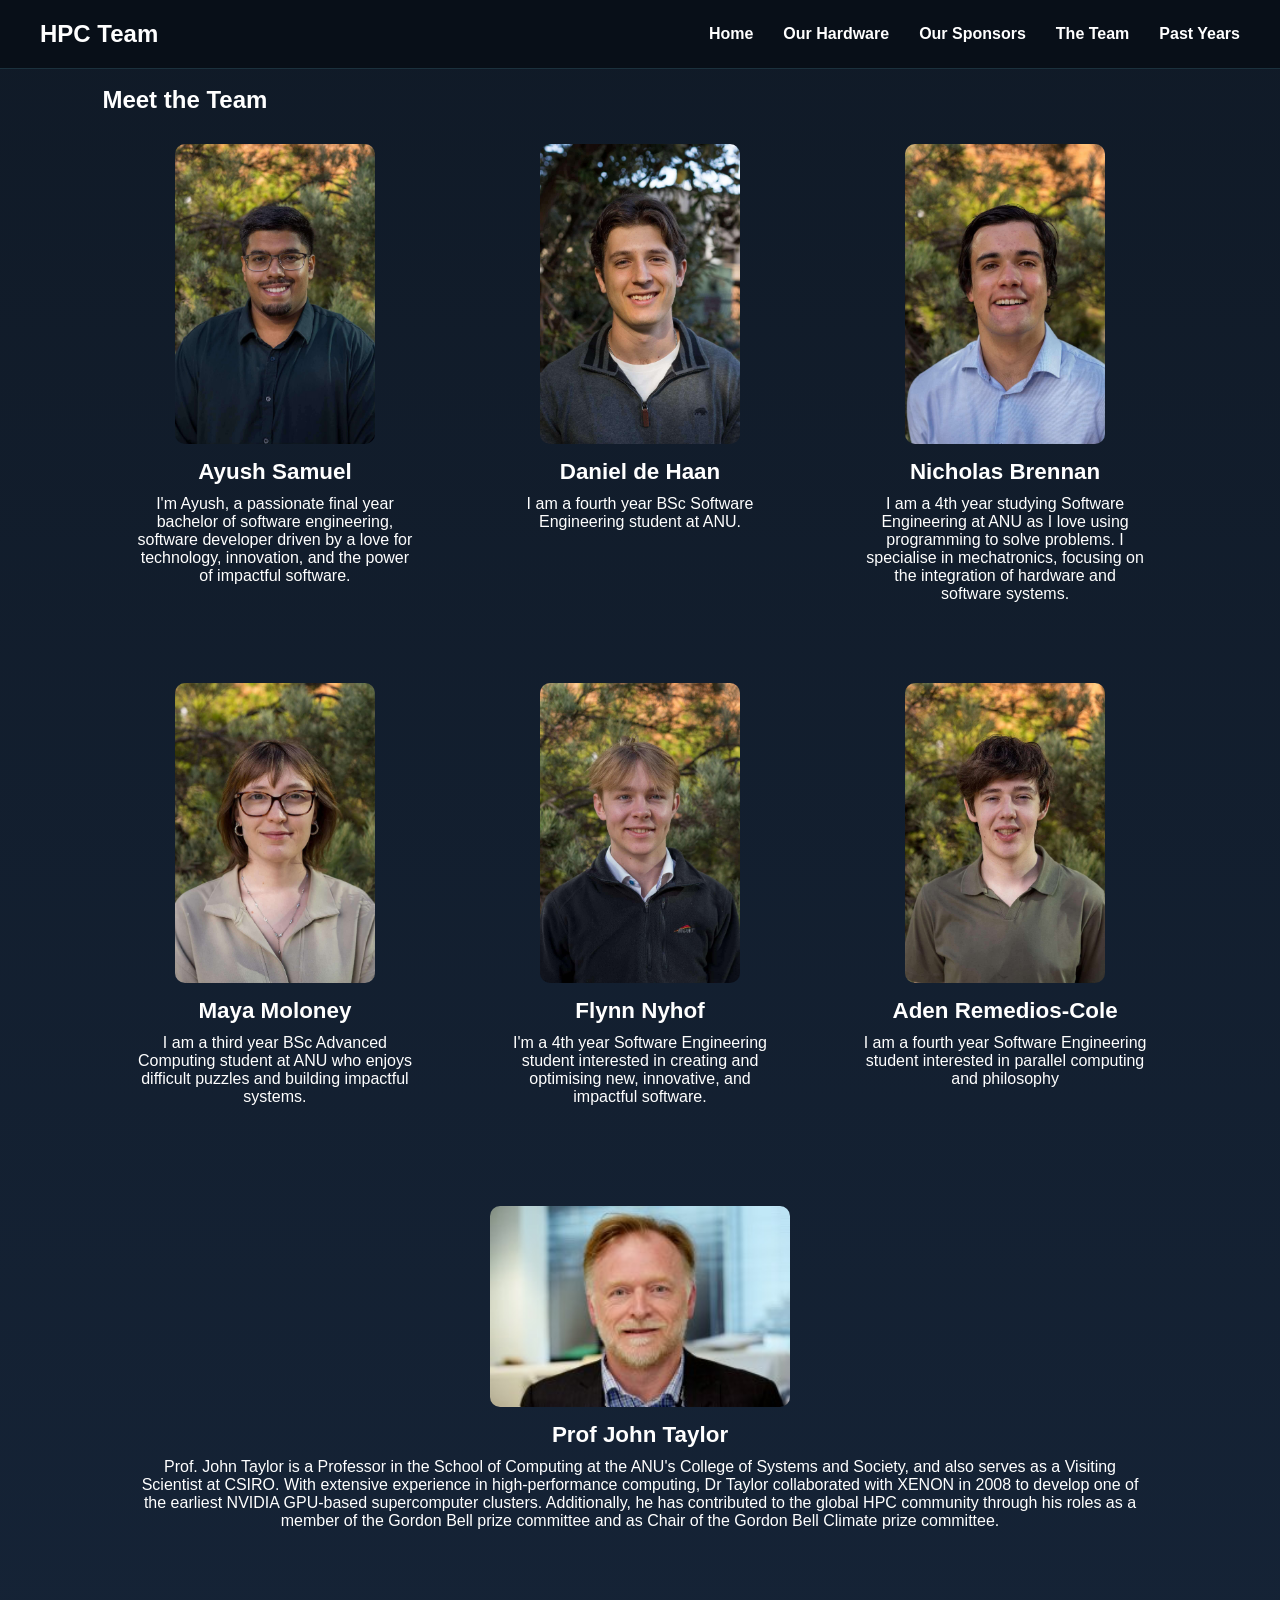
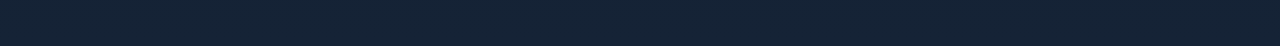
<file: team.html>
<!DOCTYPE html>
<html lang="en">
<head>
    <meta charset="UTF-8">
    <meta name="viewport" content="width=device-width, initial-scale=1.0">
    <title>The Team | HPC Team</title>
    <link rel="stylesheet" href="style.css">
</head>
<body class="team-view">

    <header class="navbar">
        <div class="logo"><a href="index.html">HPC Team</a></div>
        <nav>
            <ul class="nav-links">
                <li><a href="index.html">Home</a></li>
                <li><a href="hardware.html">Our Hardware</a></li>
                <li><a href="sponsors.html">Our Sponsors</a></li>
                <li><a href="team.html">The Team</a></li>

                <!-- Dropdown -->
                <li class="dropdown">
                    <a href="#">Past Years</a>
                    <ul class="dropdown-menu">
                        <li>
                            <a href="https://anuhpc2025.github.io/Main-Website/index.html" target="_blank">
                                2025
                            </a>
                        </li>
                    </ul>
                </li>

            </ul>
        </nav>
    </header>

    <main class="team-page">

        <!-- Team Grid -->
        <section class="team-section">
             <h2>Meet the Team</h2>
             <div class="image-grid">
                <div>
                    <img src="images/ayush.jpg" alt="Ayush Samuel" style="max-width: 200px; height: auto;">
                        <strong>Ayush Samuel</strong>
                        <p>I'm Ayush, a passionate final year bachelor of 
                            software engineering, software developer driven 
                            by a love for technology, innovation, and the 
                            power of impactful software.</p>
                </div>
                <div>
                    <img src="images/daniel.jpg" alt="Daniel de Haan" style="max-width: 200px; height: auto;">
                        <strong>Daniel de Haan</strong>
                        <p>I am a fourth year BSc Software Engineering student at ANU.</p>
                </div>
                <div>
                    <img src="images/neb.jpg" alt="Nicholas Brennan" style="max-width: 200px; height: auto;">
                        <strong>Nicholas Brennan</strong>
                        <p>I am a 4th year studying Software Engineering at 
                            ANU as I love using programming to solve problems. 
                            I specialise in mechatronics, focusing on the integration of 
                            hardware and software systems.</p>
                </div>
                <div>
                    <img src="images/maya.jpg" alt="Maya Moloney" style="max-width: 200px; height: auto;">
                        <strong>Maya Moloney</strong>
                        <p>I am a third year BSc Advanced Computing student at ANU
                            who enjoys difficult puzzles and building impactful 
                            systems.
                        </p>
                </div>
                <div>
                    <img src="images/flynn.jpg" alt="Flynn Nyhof" style="max-width: 200px; height: auto;">
                        <strong>Flynn Nyhof</strong>
                        <p>I'm a 4th year Software Engineering student 
                            interested in creating and optimising new, innovative, and 
                            impactful software.</p>
                </div>
                <div>
                    <img src="images/aden.jpg" alt="Aden Remedios-Cole" style="max-width: 200px; height: auto;">
                        <strong>Aden Remedios-Cole</strong>
                        <p>I am a fourth year Software Engineering student interested in parallel computing and philosophy</p>
                </div>
             </div>
            <table class="prof-grid">
                <tr>
                    <td>
                        <img src="images/john-taylor.png" alt="Prof John Taylor" style="width: 300px; height: auto;">
                        <strong>Prof John Taylor</strong>
                        <p>Prof. John Taylor is a Professor in the School of 
                            Computing at the ANU's College of Systems and Society, and also serves as a 
                            Visiting Scientist at CSIRO. With extensive 
                            experience in high-performance computing, 
                            Dr Taylor collaborated with XENON in 2008 
                            to develop one of the earliest NVIDIA GPU-based 
                            supercomputer clusters. Additionally, he has 
                            contributed to the global HPC community through 
                            his roles as a member of the Gordon Bell prize 
                            committee and as Chair of the Gordon Bell Climate
                             prize committee.</p>
                    </td>
                </tr>
            </table>
        </section>

    </main>

</body>
</html>
</file>
<file: style.css>
* {
    margin: 0;
    padding: 0;
    box-sizing: border-box;
}

html {
    scroll-behavior: smooth;
}

body {
    font-family: Arial, Helvetica, sans-serif;
    color: white;
    background-color: #0b0b0b;
}

.home-page {
    background: #070b12;
}

a {
    text-decoration: none;
}

/* Navbar */
.navbar {
    position: fixed;
    top: 0;
    width: 100%;
    z-index: 1000;
    display: flex;
    justify-content: space-between;
    align-items: center;
    padding: 20px 40px;
    background: rgba(0, 0, 0, 0.45);
    backdrop-filter: blur(6px);
}

.home-page .navbar {
    background: rgba(7, 11, 18, 0.7);
    border-bottom: 1px solid rgba(127, 220, 255, 0.16);
}

.logo {
    font-size: 1.5rem;
    font-weight: bold;
    color: white;
}

.nav-links {
    list-style: none;
    display: flex;
    gap: 30px;
}

.nav-links a {
    color: white;
    font-weight: bold;
    transition: color 0.3s ease;
}

.nav-links a:hover {
    color: #7fdcff;
}

/* Hero section */
.hero {
    position: relative;
    height: 100vh;
    background: url("images/HPC Image.jpg") center center / cover no-repeat;
    display: flex;
    align-items: center;
    justify-content: center;
    text-align: center;
}

.home-page .hero {
    min-height: 100vh;
    height: auto;
    padding: 120px 6% 70px;
}

.image-container {
    display: flex;
    justify-content: center;
    gap: 100px;
}

.overlay {
    position: absolute;
    inset: 0;
    background: rgba(0, 0, 0, 0.35);
}

.home-page .overlay {
    background: linear-gradient(145deg, rgba(2, 7, 15, 0.85), rgba(5, 35, 58, 0.55));
}

.hero-content {
    position: relative;
    z-index: 2;
    max-width: 900px;
    padding: 20px;
}

.home-page .hero-content {
    max-width: 980px;
    padding: 42px 40px;
    border-radius: 18px;
    background: rgba(7, 14, 24, 0.62);
    border: 1px solid rgba(127, 220, 255, 0.24);
    box-shadow: 0 16px 34px rgba(0, 0, 0, 0.32);
}

.hero-content h1 {
    font-size: 4rem;
    margin-bottom: 20px;
    text-transform: uppercase;
    letter-spacing: 2px;
}

.home-page .hero-title {
    font-size: 4rem;
    letter-spacing: 0.05em;
    margin-bottom: 14px;
}

.hero-content p {
    font-size: 1.3rem;
    line-height: 1.6;
    margin-bottom: 30px;
}

.home-page .hero-tagline {
    max-width: 780px;
    margin: 0 auto 14px;
    font-size: 1.18rem;
    line-height: 1.75;
    color: #e7eef7;
}

.home-page .hero-mission-credit {
    font-size: 0.95rem;
    letter-spacing: 0.08em;
    text-transform: uppercase;
    color: #9ec4d8;
    margin-bottom: 26px;
}

.scroll-arrow {
    display: inline-block;
    font-size: 3rem;
    color: white;
    animation: bounce 1.5s infinite;
}

@keyframes bounce {
    0%, 20%, 50%, 80%, 100% {
        transform: translateY(0);
    }
    40% {
        transform: translateY(10px);
    }
    60% {
        transform: translateY(5px);
    }
}

/* Team section */
.team-section {
    padding: 100px 10%;
}

.team-grid {
    width: 100%;
    border-collapse: collapse;
    margin-top: 40px;
    table-layout: fixed;
}

.team-grid td {
    width: 33.33%;
    padding: 30px;
    text-align: center;
    vertical-align: top;
}

.team-grid img {
    width: 200px;
    height: 200px;
    object-fit: cover;
    border-radius: 10px;
    margin-bottom: 15px;
    display: block;
    margin-left: auto;
    margin-right: auto;
}

.team-grid strong {
    display: block;
    font-size: 1.4rem;
    margin-bottom: 10px;
}

.team-grid p {
    font-size: 1rem;
    max-width: 100%;
}
/* Prof Grid */
.prof-grid {
    width: 100%;
    border-collapse: collapse;
    margin-top: 40px;
    table-layout: fixed;
}

.prof-grid td {
    width: 33.33%;
    padding: 30px;
    text-align: center;
    vertical-align: top;
}

.prof-grid img {
    width: 200px;
    height: 200px;
    object-fit: cover;
    border-radius: 10px;
    margin-bottom: 15px;
    display: block;
    margin-left: auto;
    margin-right: auto;
}

.prof-grid strong {
    display: block;
    font-size: 1.4rem;
    margin-bottom: 10px;
}

.prof-grid p {
    font-size: 1rem;
    max-width: 100%;
}

.team-view {
    background: linear-gradient(180deg, #070c13 0%, #111f31 100%);
}

.team-view .navbar {
    background: rgba(7, 12, 20, 0.76);
    border-bottom: 1px solid rgba(127, 220, 255, 0.16);
}

.team-view .team-hero {
    min-height: 58vh;
    padding: 138px 8% 92px;
}

.team-view .team-hero .overlay {
    background: linear-gradient(145deg, rgba(6, 12, 21, 0.86), rgba(7, 40, 67, 0.5));
}

.team-view .team-hero-content {
    max-width: 980px;
    padding: 36px 34px;
    border-radius: 16px;
    border: 1px solid rgba(127, 220, 255, 0.24);
    background: rgba(8, 16, 28, 0.6);
    box-shadow: 0 14px 28px rgba(0, 0, 0, 0.3);
}

.team-view .team-hero-content h1 {
    letter-spacing: 0.04em;
    text-transform: uppercase;
}

.team-view .team-hero-content p {
    color: #e2edf8;
}

.team-view .team-section {
    background: linear-gradient(180deg, #101a27 0%, #152336 100%);
    padding: 86px 8%;
}

.team-view .team-grid {
    max-width: 1040px;
    margin: 0 auto;
    gap: 28px;
}

.team-view .team-card {
    background: linear-gradient(180deg, #162435 0%, #111b2a 100%);
    border: 1px solid rgba(127, 220, 255, 0.2);
    border-radius: 16px;
    box-shadow: 0 14px 28px rgba(0, 0, 0, 0.26);
    padding: 26px 24px;
}

.team-view .team-card:hover {
    transform: translateY(-4px);
    border-color: rgba(127, 220, 255, 0.45);
    box-shadow: 0 18px 32px rgba(0, 0, 0, 0.31);
}

.team-view .team-card img {
    width: 124px;
    height: 124px;
    border-color: rgba(127, 220, 255, 0.9);
    box-shadow: 0 6px 18px rgba(127, 220, 255, 0.16);
}

.team-view .team-card h3 {
    font-size: 1.26rem;
}

.team-view .team-role {
    text-transform: uppercase;
    letter-spacing: 0.05em;
    color: #a8c9dc;
}

.team-view .team-card p {
    color: #d8e6f4;
}

.team-view .team-card.advisor {
    max-width: 1040px;
    margin: 16px auto 0;
    text-align: left;
    padding: 30px;
}

.team-view .team-card.advisor img {
    float: left;
    margin-right: 18px;
    margin-bottom: 10px;
}

.team-view .team-card.advisor::after {
    content: "";
    display: table;
    clear: both;
}

@media (max-width: 900px) {
    .team-view .team-grid {
        grid-template-columns: 1fr;
    }
}

@media (max-width: 768px) {
    .team-view .team-hero {
        padding: 120px 6% 72px;
    }

    .team-view .team-hero-content {
        padding: 28px 22px;
    }

    .team-view .team-section {
        padding: 100px 6% 68px;
    }

    .team-view .team-grid {
        gap: 20px;
    }

    .team-view .team-card {
        padding: 22px 18px;
    }

    .team-view .team-card.advisor {
        padding: 24px 18px;
        text-align: center;
    }

    .team-view .team-card.advisor img {
        float: none;
        margin-right: 0;
        margin-bottom: 12px;
    }
}

.image-grid {
  display: grid;
  grid-template-columns: repeat(3, 1fr);
  gap: 20px;
}

.image-grid strong {
    display: block;
    font-size: 1.4rem;
    margin-bottom: 10px;
}

.image-grid div {
    width: 100%;
    padding: 30px;
    text-align: center;
    vertical-align: top;
}

.image-grid img {
    width: 200px;
    height: 200px;
    object-fit: cover;
    border-radius: 10px;
    margin-bottom: 15px;
    display: block;
    margin-left: auto;
    margin-right: auto;
}

.grid-item p {
  text-align: center;
  margin-top: 8px;
}

@media (max-width: 900px) {
  .image-grid {
    grid-template-columns: repeat(2, 1fr);
  }
}

@media (max-width: 600px) {
  .image-grid {
    grid-template-columns: 1fr;
  }
}

/* Content sections */
.content-section {
    min-height: 100vh;
    padding: 120px 10% 80px;
    background: #333333;
    color: white;
    display: flex;
    flex-direction: column;
    justify-content: center;
}

.home-page .content-section {
    min-height: auto;
    padding: 100px 10% 90px;
}

.content-section.alt {
    background: #000000;
}

.home-page #about.content-section.alt {
    background: linear-gradient(180deg, #070b12 0%, #0f1d2e 100%);
}

.home-page #hardware.content-section {
    background: linear-gradient(180deg, #111a26 0%, #17263a 100%);
}

.home-page #sponsors.content-section.alt {
    background: linear-gradient(180deg, #0a1019 0%, #121e2d 100%);
}

.content-section h2 {
    font-size: 2.8rem;
    margin-bottom: 20px;
    color: white;
    text-align: center;
}

.content-section p {
    font-size: 1.15rem;
    max-width: 900px;
    line-height: 1.8;
    color: white;
    margin: 0 auto 20px;
    text-align: center;
}

/* About section */
.about-content {
    display: flex;
    align-items: center;
    justify-content: space-between;
    gap: 50px;
    flex-wrap: wrap;
}

.home-page .about-content {
    padding: 34px;
    border-radius: 18px;
    border: 1px solid rgba(127, 220, 255, 0.2);
    background: rgba(11, 20, 33, 0.7);
    box-shadow: 0 14px 30px rgba(0, 0, 0, 0.24);
}

.about-text {
    flex: 1;
    min-width: 300px;
}

.about-text h2,
.about-text p {
    text-align: left;
    margin-left: 0;
    margin-right: 0;
}

.about-text a {
    color: #7fdcff;
}

.about-text a:hover {
    color: #a8ebff;
}

.about-image {
    flex: 1;
    text-align: center;
    padding-left: 20px;
    padding-right: 20px;
    box-sizing: border-box;
}

.about-image img {
    width: 100%;
    height: auto;
    border-radius: 12px;
    display: block;
}

.home-page .about-image img {
    border: 1px solid rgba(127, 220, 255, 0.3);
    box-shadow: 0 10px 20px rgba(0, 0, 0, 0.35);
}

/* Hardware cards */
.hardware-grid {
    display: grid;
    grid-template-columns: repeat(3, 1fr);
    gap: 25px;
    margin-top: 40px;
}

.hardware-card {
    background: #1a1a1a;
    border: 1px solid rgba(127, 220, 255, 0.35);
    border-radius: 14px;
    padding: 24px 20px;
    text-align: center;
    box-shadow: 0 6px 18px rgba(0, 0, 0, 0.35);
    transition: transform 0.25s ease, box-shadow 0.25s ease, border-color 0.25s ease;
}

.home-page .hardware-card {
    background: linear-gradient(180deg, #172534 0%, #121c29 100%);
}

.hardware-card:hover {
    transform: translateY(-6px);
    box-shadow: 0 10px 24px rgba(0, 0, 0, 0.45);
    border-color: #7fdcff;
}

.hardware-card h3 {
    font-size: 1.35rem;
    margin-bottom: 12px;
    color: #7fdcff;
}

.hardware-card .hardware-spec {
    font-size: 1rem;
    font-weight: bold;
    color: white;
    margin-bottom: 12px;
}

.hardware-card p {
    font-size: 0.98rem;
    line-height: 1.6;
    margin: 0;
    text-align: center;
}

/* Old cluster box styles kept in case you still use them elsewhere */
.cluster-container {
    display: flex;
    flex-wrap: wrap;
    gap: 20px;
    justify-content: center;
}

.cluster-box {
    border: 2px solid #7fdcff;
    padding: 20px;
    background-color: #1a1a1a;
    border-radius: 10px;
    max-width: 500px;
    box-shadow: 0 4px 8px rgba(0, 0, 0, 0.5);
}

.cluster-box h3 {
    color: #7fdcff;
    margin-bottom: 10px;
}

.cluster-box h4 {
    margin-top: 15px;
    margin-bottom: 10px;
    color: #ffffff;
}

.cluster-box ul {
    margin-left: 20px;
}

.cluster-box li {
    margin-bottom: 5px;
}

/* Responsive */
@media (max-width: 900px) {
    .hardware-grid {
        grid-template-columns: 1fr;
    }
}

@media (max-width: 768px) {
    .navbar {
        flex-direction: column;
        gap: 15px;
        padding: 15px 20px;
    }

    .nav-links {
        gap: 15px;
        flex-wrap: wrap;
        justify-content: center;
    }

    .hero-content h1 {
        font-size: 2.5rem;
    }

    .hero-content p {
        font-size: 1rem;
    }

    .content-section h2 {
        font-size: 2rem;
    }

    .about-content {
        flex-direction: column;
        gap: 20px;
    }

    .about-text h2,
    .about-text p {
        text-align: center;
    }

    .about-image img {
        width: 250px;
    }

    .home-page .hero {
        padding: 120px 5% 65px;
    }

    .home-page .hero-content {
        padding: 30px 22px;
    }

    .home-page .hero-title {
        font-size: 2.4rem;
    }

    .home-page .hero-tagline {
        font-size: 1rem;
    }

    .home-page .content-section {
        padding: 80px 7% 72px;
    }

    .home-page .about-content {
        padding: 22px;
    }
}

.hardware-card ul {
    list-style: none;
    padding: 0;
    margin: 15px 0;
    text-align: left;
}

.hardware-card ul li {
    font-size: 0.95rem;
    margin-bottom: 8px;
    padding-left: 18px;
    position: relative;
}

.hardware-card ul li::before {
    content: "•";
    color: #7fdcff;
    position: absolute;
    left: 0;
}

.hardware-footer {
    margin-top: 15px;
    font-size: 0.9rem;
    color: #aaa;
}

/* Hardware page */
.hardware-page {
    background: #0b0b0b;
}

.hardware-hero {
    position: relative;
    min-height: 55vh;
    background: url("images/HPC Image.jpg") center center / cover no-repeat;
    display: flex;
    align-items: center;
    justify-content: center;
    text-align: center;
    padding: 120px 10% 80px;
}

.hardware-hero-content {
    position: relative;
    z-index: 2;
    max-width: 900px;
}

.hardware-hero-content h1 {
    font-size: 3.5rem;
    margin-bottom: 20px;
}

.hardware-hero-content p {
    font-size: 1.2rem;
    line-height: 1.8;
    max-width: 850px;
    margin: 0 auto;
}

.hardware-detail-section {
    padding: 100px 10%;
    background: #111111;
}

.alt-section {
    background: #1a1a1a;
}

.hardware-detail-card {
    max-width: 1100px;
    margin: 0 auto;
    background: #1f1f1f;
    border: 1px solid rgba(127, 220, 255, 0.25);
    border-radius: 16px;
    padding: 40px;
    box-shadow: 0 8px 24px rgba(0, 0, 0, 0.35);
}

.hardware-detail-text h2 {
    font-size: 2.4rem;
    margin-bottom: 10px;
    color: #7fdcff;
}

.hardware-subtitle {
    font-size: 1.1rem;
    font-weight: bold;
    margin-bottom: 24px;
    color: #ffffff;
}

.hardware-detail-text h3 {
    font-size: 1.3rem;
    margin-top: 28px;
    margin-bottom: 12px;
    color: #7fdcff;
}

.hardware-detail-text p {
    font-size: 1.05rem;
    line-height: 1.8;
    margin-bottom: 16px;
    color: #f2f2f2;
}

.hardware-detail-text ul {
    margin-left: 20px;
    margin-bottom: 10px;
}

.hardware-detail-text li {
    margin-bottom: 10px;
    line-height: 1.7;
    color: #f2f2f2;
}

.hardware-view {
    background: linear-gradient(180deg, #070c13 0%, #0f1a28 100%);
}

.hardware-view .navbar {
    background: rgba(6, 12, 20, 0.75);
    border-bottom: 1px solid rgba(127, 220, 255, 0.16);
}

.hardware-view .hardware-hero {
    min-height: 62vh;
    padding: 140px 8% 96px;
}

.hardware-view .hardware-hero .overlay {
    background: linear-gradient(150deg, rgba(6, 13, 22, 0.86), rgba(7, 40, 66, 0.5));
}

.hardware-view .hardware-hero-content {
    max-width: 1000px;
    padding: 36px 34px;
    border-radius: 16px;
    border: 1px solid rgba(127, 220, 255, 0.24);
    background: rgba(8, 16, 28, 0.6);
    box-shadow: 0 14px 28px rgba(0, 0, 0, 0.3);
}

.hardware-view .hardware-hero-content h1 {
    letter-spacing: 0.04em;
    text-transform: uppercase;
}

.hardware-view .hardware-hero-content p {
    color: #e3edf7;
}

.hardware-view .hardware-detail-section {
    padding: 84px 8%;
    background: linear-gradient(180deg, #101a27 0%, #152336 100%);
}

.hardware-view .hardware-detail-section.alt-section {
    background: linear-gradient(180deg, #0d1723 0%, #111c2a 100%);
}

.hardware-view .hardware-detail-card {
    max-width: 980px;
    border-radius: 18px;
    border: 1px solid rgba(127, 220, 255, 0.2);
    background: linear-gradient(180deg, #162435 0%, #111b2a 100%);
    box-shadow: 0 16px 30px rgba(0, 0, 0, 0.28);
    transition: transform 0.25s ease, box-shadow 0.25s ease, border-color 0.25s ease;
}

.hardware-view .hardware-detail-card:hover {
    transform: translateY(-3px);
    border-color: rgba(127, 220, 255, 0.45);
    box-shadow: 0 20px 36px rgba(0, 0, 0, 0.32);
}

.hardware-view .hardware-detail-text h2 {
    font-size: 2.15rem;
    margin-bottom: 8px;
}

.hardware-view .hardware-subtitle {
    text-transform: uppercase;
    letter-spacing: 0.06em;
    color: #a8c9dc;
}

.hardware-view .hardware-detail-text h3 {
    text-transform: uppercase;
    letter-spacing: 0.04em;
    font-size: 1.08rem;
}

.hardware-view .hardware-detail-text p {
    color: #d9e7f5;
}

.hardware-view .hardware-detail-text ul {
    list-style: none;
    margin-left: 0;
    padding-left: 0;
}

.hardware-view .hardware-detail-text li {
    position: relative;
    padding-left: 18px;
}

.hardware-view .hardware-detail-text li::before {
    content: "•";
    color: #7fdcff;
    position: absolute;
    left: 0;
}

.logo a {
    color: white;
    text-decoration: none;
}

@media (max-width: 768px) {
    .hardware-hero-content h1 {
        font-size: 2.4rem;
    }

    .hardware-hero-content p {
        font-size: 1rem;
    }

    .hardware-detail-card {
        padding: 25px;
    }

    .hardware-detail-text h2 {
        font-size: 1.9rem;
    }

    .hardware-view .hardware-hero {
        padding: 120px 6% 72px;
    }

    .hardware-view .hardware-hero-content {
        padding: 26px 20px;
    }

    .hardware-view .hardware-detail-section {
        padding: 64px 6%;
    }

    .hardware-view .hardware-detail-card {
        padding: 28px 22px;
    }
}

/* Sponsors page */
.sponsors-page {
    background: #0b0b0b;
}

.sponsors-hero {
    position: relative;
    min-height: 50vh;
    background: url("images/HPC Image.jpg") center center / cover no-repeat;
    display: flex;
    align-items: center;
    justify-content: center;
    text-align: center;
    padding: 120px 10% 80px;
}

.sponsors-hero-content {
    position: relative;
    z-index: 2;
    max-width: 900px;
}

.sponsors-hero-content h1 {
    font-size: 3.5rem;
    margin-bottom: 20px;
}

.sponsors-hero-content p {
    font-size: 1.2rem;
    line-height: 1.8;
    max-width: 850px;
    margin: 0 auto;
}

.sponsor-section {
    padding: 100px 10%;
    background: #111111;
}

.sponsor-card {
    max-width: 1200px;
    margin: 0 auto;
    display: flex;
    align-items: center;
    gap: 50px;
    background: #1a1a1a;
    border: 1px solid rgba(127, 220, 255, 0.25);
    border-radius: 18px;
    padding: 40px;
    box-shadow: 0 8px 24px rgba(0, 0, 0, 0.35);
    flex-wrap: wrap;
}

.sponsor-image {
    flex: 0 0 250px;
    display: flex;
    justify-content: center;
    align-items: center;
}

.sponsor-image img {
    max-width: 220px;
    max-height: 140px;
    width: 100%;
    height: auto;
    object-fit: contain;
    background: white;
    padding: 15px;
    border-radius: 12px;
}

.sponsor-text {
    flex: 1;
    min-width: 280px;
}

.sponsor-text h2 {
    font-size: 2.2rem;
    margin-bottom: 10px;
    color: #7fdcff;
}

.sponsor-subtitle {
    font-size: 1.05rem;
    font-weight: bold;
    margin-bottom: 20px;
    color: #ffffff;
}

.sponsor-text h3 {
    font-size: 1.2rem;
    margin-top: 24px;
    margin-bottom: 10px;
    color: #7fdcff;
}

.sponsor-text p {
    font-size: 1.05rem;
    line-height: 1.8;
    margin-bottom: 14px;
    color: #f2f2f2;
}

.sponsor-text ul {
    margin-left: 20px;
    margin-bottom: 20px;
}

.sponsor-text li {
    margin-bottom: 10px;
    line-height: 1.7;
    color: #f2f2f2;
}

.sponsor-button {
    display: inline-block;
    margin-top: 10px;
    padding: 12px 20px;
    background: #7fdcff;
    color: #000;
    font-weight: bold;
    border-radius: 10px;
    transition: transform 0.2s ease, background 0.2s ease;
}

.sponsor-button:hover {
    background: #a8ebff;
    transform: translateY(-2px);
}

@media (max-width: 768px) {
    .sponsors-hero-content h1 {
        font-size: 2.4rem;
    }

    .sponsors-hero-content p {
        font-size: 1rem;
    }

    .sponsor-card {
        padding: 25px;
        gap: 25px;
    }

    .sponsor-text h2 {
        font-size: 1.8rem;
    }

    .sponsor-image {
        flex: 1 1 100%;
    }

    .sponsor-image img {
        max-width: 180px;
    }
}

/* Sponsors grid */
.sponsors-section {
    padding: 100px 10%;
    background: #111;
    text-align: center;
}

.sponsors-section h2 {
    font-size: 2.6rem;
    margin-bottom: 15px;
}

.sponsors-section p {
    max-width: 700px;
    margin: 0 auto 40px;
    color: #ccc;
}

/* Grid layout */
.sponsors-grid {
    display: grid;
    grid-template-columns: repeat(auto-fit, minmax(220px, 1fr));
    gap: 25px;
}

/* Card */
.sponsor-card-small {
    background: #1a1a1a;
    border: 1px solid rgba(127, 220, 255, 0.25);
    border-radius: 14px;
    padding: 20px;
    text-align: center;
    transition: all 0.25s ease;
}

.dca-sponsor-card-small {
    background: #111f31;
    border: 1px solid rgba(127, 220, 255, 0.25);
    border-radius: 14px;
    padding: 20px;
    text-align: center;
    transition: all 0.25s ease;
}

.dca-sponsor-card-small img {
    max-width: 120px;
    max-height: 70px;
    object-fit: contain;
    margin-bottom: 15px;
    background: black;
    padding: 8px;
    border-radius: 8px;
}

.dca-sponsor-card-small:hover {
    transform: translateY(-6px);
    border-color: #7fdcff;
    box-shadow: 0 10px 25px rgba(0, 0, 0, 0.4);
}

.sponsor-card-small:hover {
    transform: translateY(-6px);
    border-color: #7fdcff;
    box-shadow: 0 10px 25px rgba(0, 0, 0, 0.4);
}

/* Logo */
.sponsor-card-small img {
    max-width: 120px;
    max-height: 70px;
    object-fit: contain;
    margin-bottom: 15px;
    background: white;
    padding: 8px;
    border-radius: 8px;
}

/* Text */
.sponsor-card-small h3 {
    font-size: 1.2rem;
    margin-bottom: 5px;
    color: #7fdcff;
}

.dca-sponsor-card-small h3 {
    font-size: 1.2rem;
    margin-bottom: 5px;
    color: #7fdcff;
}

.sponsor-type {
    font-size: 0.85rem;
    color: #aaa;
    margin-bottom: 10px;
}

.sponsor-card-small p {
    font-size: 0.9rem;
    line-height: 1.5;
    margin-bottom: 15px;
}

.dca-sponsor-card-small p {
    font-size: 0.9rem;
    line-height: 1.5;
    margin-bottom: 15px;
}

/* Button */
.sponsor-card-small a {
    display: inline-block;
    padding: 8px 14px;
    font-size: 0.85rem;
    background: #7fdcff;
    color: black;
    border-radius: 8px;
    font-weight: bold;
    transition: 0.2s;
}

.dca-sponsor-card-small a {
    display: inline-block;
    padding: 8px 14px;
    font-size: 0.85rem;
    background: #7fdcff;
    color: black;
    border-radius: 8px;
    font-weight: bold;
    transition: 0.2s;
}

.sponsor-card-small a:hover {
    background: #a8ebff;
}

.dca-sponsor-card-small a:hover {
    background: #a8ebff;
}

.sponsor-extra {
    font-size: 0.85rem;
    color: #aaa;
    margin-top: 8px;
    line-height: 1.5;
}

/* Sponsor call-to-action */
.sponsor-cta-section {
    padding: 90px 10%;
    background: #0f0f0f;
}

.sponsor-cta-card {
    max-width: 1000px;
    margin: 0 auto;
    text-align: center;
    background: #1a1a1a;
    border: 1px solid rgba(127, 220, 255, 0.25);
    border-radius: 16px;
    padding: 40px 30px;
    box-shadow: 0 8px 24px rgba(0, 0, 0, 0.35);
}

.sponsor-cta-card h2 {
    font-size: 2.2rem;
    margin-bottom: 20px;
    color: #7fdcff;
}

.sponsor-cta-card p {
    font-size: 1.05rem;
    line-height: 1.8;
    color: #f2f2f2;
    max-width: 850px;
    margin: 0 auto 16px;
}

.sponsor-cta-contact a {
    color: #7fdcff;
    font-weight: bold;
}

.sponsor-cta-contact a:hover {
    color: #a8ebff;
}

.sponsors-view {
    background: linear-gradient(180deg, #070c13 0%, #111f31 100%);
}

.sponsors-view .navbar {
    background: rgba(7, 12, 20, 0.76);
    border-bottom: 1px solid rgba(127, 220, 255, 0.16);
}

.sponsors-view .sponsors-hero {
    min-height: 58vh;
    padding: 138px 8% 92px;
}

.sponsors-view .sponsors-hero .overlay {
    background: linear-gradient(145deg, rgba(6, 12, 21, 0.86), rgba(7, 40, 67, 0.5));
}

.sponsors-view .sponsors-hero-content {
    max-width: 980px;
    padding: 36px 34px;
    border-radius: 16px;
    border: 1px solid rgba(127, 220, 255, 0.24);
    background: rgba(8, 16, 28, 0.6);
    box-shadow: 0 14px 28px rgba(0, 0, 0, 0.3);
}

.sponsors-view .sponsors-hero-content h1 {
    letter-spacing: 0.04em;
    text-transform: uppercase;
}

.sponsors-view .sponsors-hero-content p {
    color: #e2edf8;
}

.sponsors-view .sponsors-section {
    background: linear-gradient(180deg, #101a27 0%, #152336 100%);
    padding: 86px 8%;
}

.sponsors-view .sponsors-section h2 {
    text-transform: uppercase;
    letter-spacing: 0.04em;
}

.sponsors-view .sponsors-section > p {
    color: #d1dce8;
}

.sponsors-view .sponsors-grid {
    max-width: 1040px;
    margin: 0 auto;
    gap: 28px;
}

.sponsors-view .sponsor-card-small {
    background: linear-gradient(180deg, #162435 0%, #111b2a 100%);
    border: 1px solid rgba(127, 220, 255, 0.2);
    border-radius: 16px;
    box-shadow: 0 14px 28px rgba(0, 0, 0, 0.26);
    padding: 26px 24px;
}

.sponsors-view .sponsor-card-small:hover {
    transform: translateY(-4px);
    border-color: rgba(127, 220, 255, 0.45);
    box-shadow: 0 18px 32px rgba(0, 0, 0, 0.31);
}

.sponsors-view .sponsor-card-small img {
    max-width: 150px;
    max-height: 82px;
    padding: 10px;
    border-radius: 10px;
    margin-bottom: 16px;
}

.sponsors-view .sponsor-card-small h3 {
    font-size: 1.3rem;
    margin-bottom: 6px;
}

.sponsors-view .sponsor-type {
    text-transform: uppercase;
    letter-spacing: 0.05em;
    color: #a8c9dc;
}

.sponsors-view .sponsor-card-small p {
    color: #d8e6f4;
}

.sponsors-view .sponsor-extra {
    color: #b7ccdd;
}

.sponsors-view .sponsor-card-small a {
    font-size: 0.9rem;
    padding: 9px 16px;
    border-radius: 9px;
    box-shadow: 0 6px 16px rgba(127, 220, 255, 0.2);
}

.sponsors-view .sponsor-cta-section {
    background: linear-gradient(180deg, #0d1622 0%, #0a121c 100%);
    padding: 84px 8% 92px;
}

.sponsors-view .sponsor-cta-card {
    max-width: 980px;
    border: 1px solid rgba(127, 220, 255, 0.2);
    background: linear-gradient(180deg, #152333 0%, #101b29 100%);
    box-shadow: 0 16px 30px rgba(0, 0, 0, 0.3);
}

.sponsors-view .sponsor-cta-card h2 {
    letter-spacing: 0.03em;
    text-transform: uppercase;
    font-size: 2rem;
}

.sponsors-view .sponsor-cta-card p {
    color: #dce8f5;
}

.sponsors-view .sponsor-cta-contact a {
    color: #9adffb;
}

@media (max-width: 768px) {
    .sponsors-view .sponsors-hero {
        padding: 120px 6% 72px;
    }

    .sponsors-view .sponsors-hero-content {
        padding: 28px 22px;
    }

    .sponsors-view .sponsors-section {
        padding: 68px 6%;
    }

    .sponsors-view .sponsors-grid {
        gap: 20px;
    }

    .sponsors-view .sponsor-card-small {
        padding: 22px 18px;
    }

    .sponsors-view .sponsor-cta-section {
        padding: 68px 6% 74px;
    }

    .sponsors-view .sponsor-cta-card {
        padding: 28px 20px;
    }
}

/* Sponsor logo strip on homepage */
.sponsors-header {
    text-align: center;
    margin-bottom: 10px;
}

.sponsors-header h2 {
    margin-bottom: 8px;
}

.sponsors-header p {
    color: #aaa;
    font-size: 1rem;
}

.sponsors-logo-strip {
    display: flex;
    justify-content: center;
    align-items: center;
    gap: 32px;
    flex-wrap: wrap;
    margin: 48px 0 36px;
}

.sponsor-logo-item {
    display: flex;
    flex-direction: column;
    align-items: center;
    gap: 16px;
    padding: 36px 48px;
    background: rgba(255, 255, 255, 0.04);
    border: 1px solid rgba(127, 220, 255, 0.15);
    border-radius: 16px;
    text-decoration: none;
    transition: all 0.25s ease;
    min-width: 200px;
}

.sponsor-logo-item:hover {
    background: rgba(127, 220, 255, 0.08);
    border-color: rgba(127, 220, 255, 0.5);
    transform: translateY(-4px);
    box-shadow: 0 8px 24px rgba(127, 220, 255, 0.1);
}

.sponsor-logo-item img {
    max-width: 160px;
    max-height: 80px;
    object-fit: contain;
    filter: brightness(0) invert(1);
    opacity: 0.75;
    transition: opacity 0.25s ease;
}

.sponsor-logo-item:hover img {
    opacity: 1;
}

.sponsor-logo-item span {
    font-size: 0.85rem;
    font-weight: 600;
    letter-spacing: 0.08em;
    text-transform: uppercase;
    color: #7fdcff;
    opacity: 0.7;
    transition: opacity 0.25s ease;
}

.sponsor-logo-item:hover span {
    opacity: 1;
}

.sponsors-strip-footer {
    text-align: center;
    margin-top: 10px;
}

/* Button */
.cta-button {
    display: inline-block;
    padding: 12px 22px;
    background: #7fdcff;
    color: black;
    font-weight: bold;
    border-radius: 10px;
    transition: 0.2s;
}

.cta-button:hover {
    background: #a8ebff;
    transform: translateY(-2px);
}

.sponsors-preview {
    display: flex;
    justify-content: center;
    gap: 60px;
    margin: 40px 0;
    flex-wrap: wrap;
}

.sponsor-mini {
    background: #1a1a1a;
    border: 1px solid rgba(127, 220, 255, 0.25);
    border-radius: 14px;
    padding: 25px 30px;
    text-align: center;
    transition: 0.25s ease;
    min-width: 200px;
}

.sponsor-mini:hover {
    transform: translateY(-5px);
    border-color: #7fdcff;
}

/* BIGGER LOGOS */
.sponsor-mini img {
    max-width: 180px;
    max-height: 100px;
    object-fit: contain;
    background: white;
    padding: 12px;
    border-radius: 10px;
    margin-bottom: 12px;
}

.sponsor-mini p {
    font-size: 1rem;
    color: #ccc;
    font-weight: bold;
}

.sponsor-name {
    font-size: 1rem;
    font-weight: bold;
    margin-bottom: 6px;
    color: #7fdcff;
}

.sponsor-desc {
    font-size: 0.85rem;
    color: #aaa;
    line-height: 1.4;
    max-width: 220px;
    margin: 0 auto;
}

/* Dropdown container */
.dropdown {
    position: relative;
}

/* Dropdown menu (hidden by default) */
.dropdown-menu {
    position: absolute;
    top: 100%;
    left: 0;
    background: rgba(0, 0, 0, 0.9);
    backdrop-filter: blur(6px);
    list-style: none;
    padding: 10px 0;
    border-radius: 8px;
    min-width: 140px;
    display: none;
    flex-direction: column;
}

/* Show on hover */
.dropdown:hover .dropdown-menu {
    display: block;
}

/* Dropdown items */
.dropdown-menu li {
    padding: 8px 20px;
}

.dropdown-menu a {
    color: white;
    font-weight: normal;
    display: block;
    transition: color 0.2s;
}

.dropdown-menu a:hover {
    color: #7fdcff;
}

/* Team page */
.team-page {
    background: #0b0b0b;
}

/* Hero */
.team-hero {
    position: relative;
    min-height: 50vh;
    background: url("images/HPC Image.jpg") center center / cover no-repeat;
    display: flex;
    align-items: center;
    justify-content: center;
    text-align: center;
    padding: 120px 10% 80px;
}

.team-hero-content {
    position: relative;
    z-index: 2;
    max-width: 900px;
}

.team-hero-content h1 {
    font-size: 3.2rem;
    margin-bottom: 20px;
}

.team-hero-content p {
    font-size: 1.2rem;
    line-height: 1.8;
}
</file>
